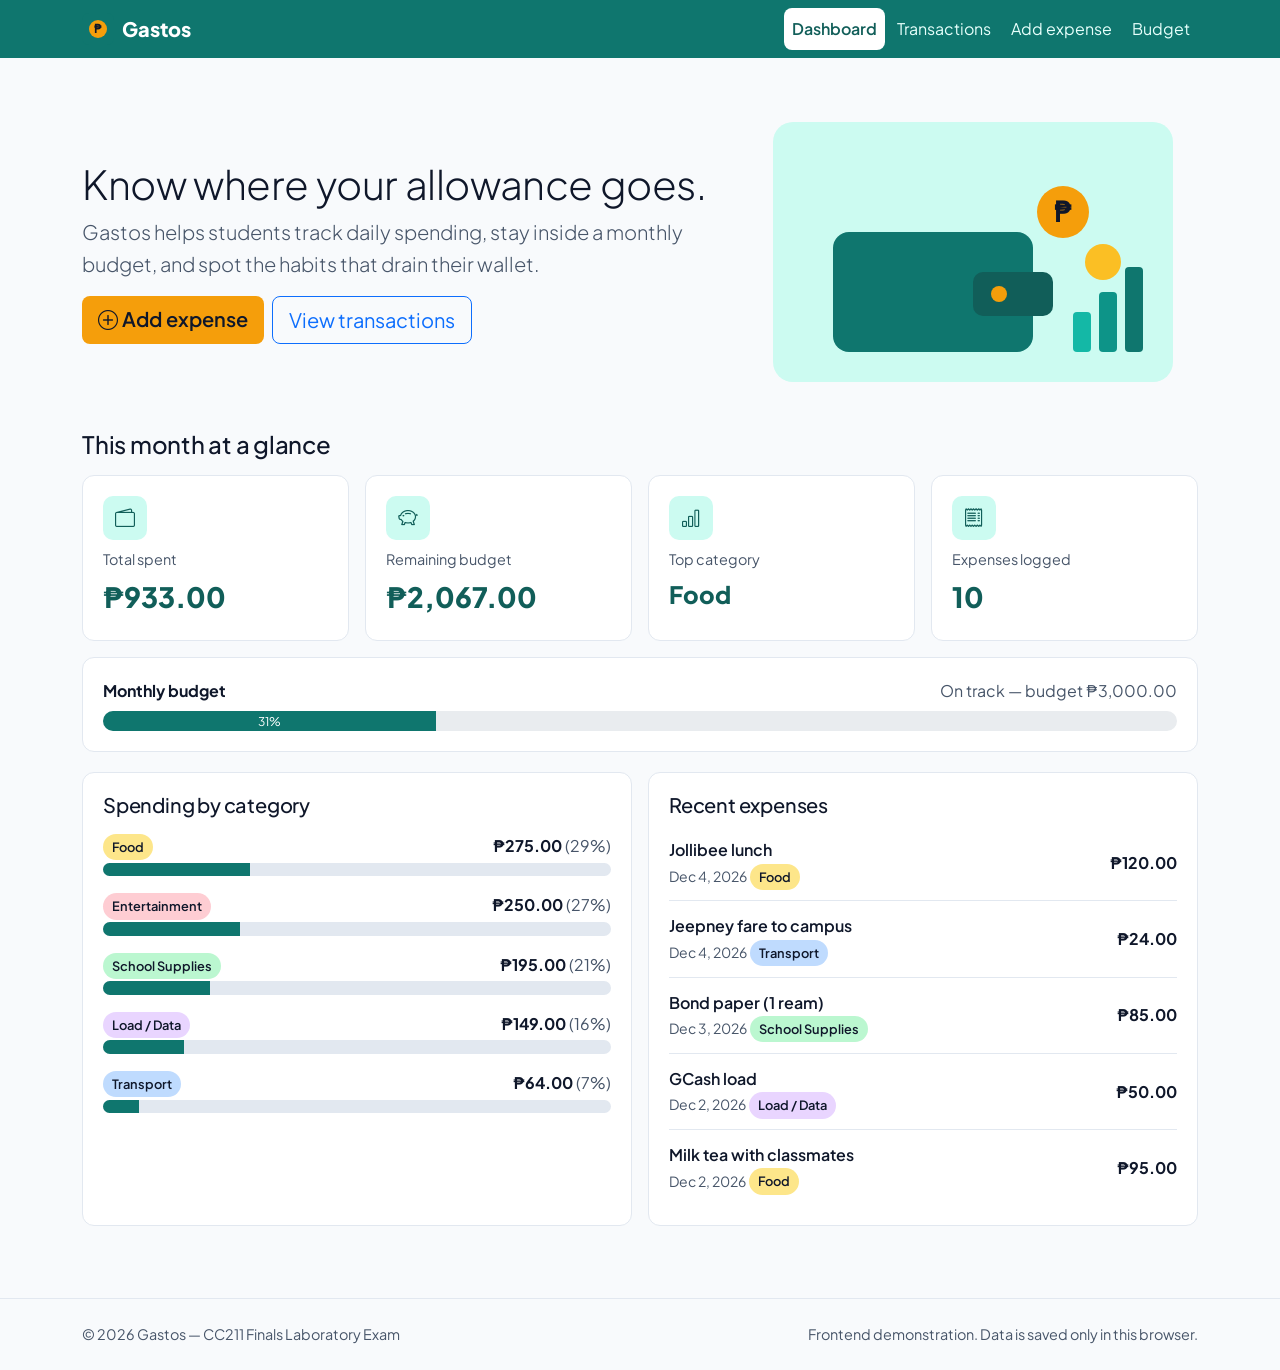
<file: index.html>
<!DOCTYPE html>
<html lang="en">
<head>
  <meta charset="UTF-8">
  <meta name="viewport" content="width=device-width, initial-scale=1">
  <meta name="description" content="Gastos is a frontend-only expense tracker for Filipino college students.">
  <title>Dashboard | Gastos</title>
  <link rel="icon" href="assets/images/logo.svg" type="image/svg+xml">
  <link rel="preconnect" href="https://fonts.googleapis.com">
  <link rel="preconnect" href="https://fonts.gstatic.com" crossorigin>
  <link href="https://fonts.googleapis.com/css2?family=Plus+Jakarta+Sans:wght@400;500;600;700;800&display=swap" rel="stylesheet">
  <link href="https://cdn.jsdelivr.net/npm/bootstrap@5.3.3/dist/css/bootstrap.min.css" rel="stylesheet">
  <link href="https://cdn.jsdelivr.net/npm/bootstrap-icons@1.11.3/font/bootstrap-icons.min.css" rel="stylesheet">
  <link href="assets/css/style.css" rel="stylesheet">
</head>
<body data-page="dashboard">
  <a class="skip-link" href="#main">Skip to main content</a>
  <nav class="navbar navbar-expand-md g-navbar" aria-label="Main navigation">
    <div class="container">
      <a class="navbar-brand d-flex align-items-center gap-2" href="index.html">
        <img src="assets/images/logo.svg" width="32" height="32" alt=""> Gastos
      </a>
      <button class="navbar-toggler" type="button" data-bs-toggle="collapse" data-bs-target="#mainNav"
              aria-controls="mainNav" aria-expanded="false" aria-label="Toggle navigation">
        <span class="navbar-toggler-icon"></span>
      </button>
      <div class="collapse navbar-collapse" id="mainNav">
        <ul class="navbar-nav ms-auto gap-md-1">
<li class="nav-item"><a class="nav-link active" href="index.html" aria-current="page">Dashboard</a></li>
<li class="nav-item"><a class="nav-link" href="pages/transactions.html">Transactions</a></li>
<li class="nav-item"><a class="nav-link" href="pages/add-expense.html">Add expense</a></li>
<li class="nav-item"><a class="nav-link" href="pages/budget.html">Budget</a></li>
        </ul>
      </div>
    </div>
  </nav>

  <main id="main" class="container py-4">
    <section class="g-hero row align-items-center g-4">
      <div class="col-md-7">
        <h1 class="display-6 mb-2">Know where your allowance goes.</h1>
        <p class="lead text-muted">Gastos helps students track daily spending, stay inside a monthly budget, and spot the habits that drain their wallet.</p>
        <div class="d-flex flex-wrap gap-2">
          <a class="btn btn-accent btn-lg" href="pages/add-expense.html"><i class="bi bi-plus-circle" aria-hidden="true"></i> Add expense</a>
          <a class="btn btn-outline-primary btn-lg" href="pages/transactions.html">View transactions</a>
        </div>
      </div>
      <div class="col-md-5 text-center">
        <img src="assets/images/hero.svg" alt="Illustration of a wallet, coins, and a rising savings chart" width="400" height="260">
      </div>
    </section>

    <section aria-labelledby="summaryHeading" class="mt-4">
      <h2 id="summaryHeading" class="h4 mb-3">This month at a glance</h2>
      <div class="row g-3">
        <div class="col-6 col-lg-3"><div class="g-card"><span class="g-stat-icon mb-2"><i class="bi bi-wallet2" aria-hidden="true"></i></span>
          <p class="g-stat-label">Total spent</p><p class="g-stat-value" id="statSpent">₱0.00</p></div></div>
        <div class="col-6 col-lg-3"><div class="g-card"><span class="g-stat-icon mb-2"><i class="bi bi-piggy-bank" aria-hidden="true"></i></span>
          <p class="g-stat-label">Remaining budget</p><p class="g-stat-value" id="statRemaining">₱0.00</p></div></div>
        <div class="col-6 col-lg-3"><div class="g-card"><span class="g-stat-icon mb-2"><i class="bi bi-bar-chart" aria-hidden="true"></i></span>
          <p class="g-stat-label">Top category</p><p class="g-stat-value fs-4" id="statTop">None yet</p></div></div>
        <div class="col-6 col-lg-3"><div class="g-card"><span class="g-stat-icon mb-2"><i class="bi bi-receipt" aria-hidden="true"></i></span>
          <p class="g-stat-label">Expenses logged</p><p class="g-stat-value" id="statCount">0</p></div></div>
      </div>
      <div class="g-card mt-3">
        <div class="d-flex justify-content-between mb-2"><strong>Monthly budget</strong><span id="dashBudgetNote" class="text-muted"></span></div>
        <div class="progress g-budget" role="progressbar" aria-label="Budget used" aria-valuenow="0" aria-valuemin="0" aria-valuemax="100">
          <div class="progress-bar state-ok" id="dashBar" style="width:0%">0%</div></div>
      </div>
    </section>

    <div class="row g-3 mt-1">
      <section class="col-lg-6" aria-labelledby="catHeading"><div class="g-card">
        <h2 id="catHeading" class="h5 mb-3">Spending by category</h2><div id="catList"></div></div></section>
      <section class="col-lg-6" aria-labelledby="recentHeading"><div class="g-card">
        <h2 id="recentHeading" class="h5 mb-2">Recent expenses</h2><ul class="list-unstyled mb-0" id="recentList"></ul></div></section>
    </div>
  </main>

  <div class="toast-container position-fixed bottom-0 end-0 p-3" id="toastHolder"></div>

  <footer class="g-footer">
    <div class="container d-flex flex-column flex-sm-row justify-content-between gap-2">
      <span>&copy; <span id="year">2026</span> Gastos &mdash; CC211 Finals Laboratory Exam</span>
      <span>Frontend demonstration. Data is saved only in this browser.</span>
    </div>
  </footer>

  <script src="https://cdn.jsdelivr.net/npm/bootstrap@5.3.3/dist/js/bootstrap.bundle.min.js"></script>
  <script src="assets/js/script.js"></script>
</body>
</html>
</file>
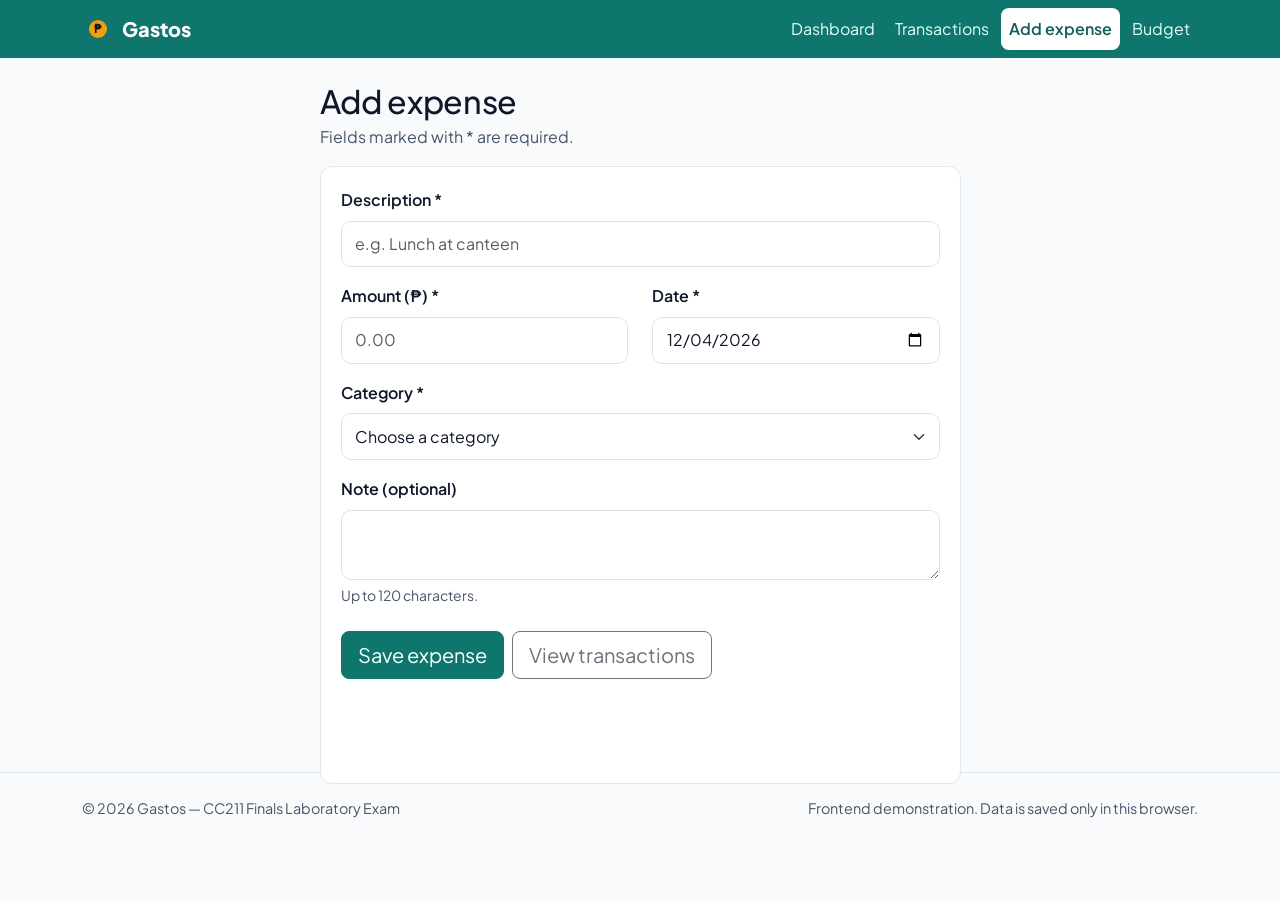
<file: pages/add-expense.html>
<!DOCTYPE html>
<html lang="en">
<head>
  <meta charset="UTF-8">
  <meta name="viewport" content="width=device-width, initial-scale=1">
  <meta name="description" content="Gastos is a frontend-only expense tracker for Filipino college students.">
  <title>Add expense | Gastos</title>
  <link rel="icon" href="../assets/images/logo.svg" type="image/svg+xml">
  <link rel="preconnect" href="https://fonts.googleapis.com">
  <link rel="preconnect" href="https://fonts.gstatic.com" crossorigin>
  <link href="https://fonts.googleapis.com/css2?family=Plus+Jakarta+Sans:wght@400;500;600;700;800&display=swap" rel="stylesheet">
  <link href="https://cdn.jsdelivr.net/npm/bootstrap@5.3.3/dist/css/bootstrap.min.css" rel="stylesheet">
  <link href="https://cdn.jsdelivr.net/npm/bootstrap-icons@1.11.3/font/bootstrap-icons.min.css" rel="stylesheet">
  <link href="../assets/css/style.css" rel="stylesheet">
</head>
<body data-page="add">
  <a class="skip-link" href="#main">Skip to main content</a>
  <nav class="navbar navbar-expand-md g-navbar" aria-label="Main navigation">
    <div class="container">
      <a class="navbar-brand d-flex align-items-center gap-2" href="../index.html">
        <img src="../assets/images/logo.svg" width="32" height="32" alt=""> Gastos
      </a>
      <button class="navbar-toggler" type="button" data-bs-toggle="collapse" data-bs-target="#mainNav"
              aria-controls="mainNav" aria-expanded="false" aria-label="Toggle navigation">
        <span class="navbar-toggler-icon"></span>
      </button>
      <div class="collapse navbar-collapse" id="mainNav">
        <ul class="navbar-nav ms-auto gap-md-1">
<li class="nav-item"><a class="nav-link" href="../index.html">Dashboard</a></li>
<li class="nav-item"><a class="nav-link" href="../pages/transactions.html">Transactions</a></li>
<li class="nav-item"><a class="nav-link active" href="../pages/add-expense.html" aria-current="page">Add expense</a></li>
<li class="nav-item"><a class="nav-link" href="../pages/budget.html">Budget</a></li>
        </ul>
      </div>
    </div>
  </nav>

  <main id="main" class="container py-4">
    <div class="row justify-content-center">
      <div class="col-lg-7">
        <h1 class="h2 mb-1">Add expense</h1>
        <p class="text-muted">Fields marked with * are required.</p>
        <form id="expenseForm" class="g-card" novalidate>
          <div class="mb-3"><label for="description" class="form-label">Description *</label>
            <input type="text" id="description" class="form-control" maxlength="80" autocomplete="off"
                   aria-describedby="descriptionFeedback" placeholder="e.g. Lunch at canteen">
            <div id="descriptionFeedback" class="invalid-feedback"></div></div>
          <div class="row">
            <div class="col-sm-6 mb-3"><label for="amount" class="form-label">Amount (₱) *</label>
              <input type="number" id="amount" class="form-control" step="0.01" inputmode="decimal"
                     aria-describedby="amountFeedback" placeholder="0.00">
              <div id="amountFeedback" class="invalid-feedback"></div></div>
            <div class="col-sm-6 mb-3"><label for="date" class="form-label">Date *</label>
              <input type="date" id="date" class="form-control" aria-describedby="dateFeedback">
              <div id="dateFeedback" class="invalid-feedback"></div></div>
          </div>
          <div class="mb-3"><label for="category" class="form-label">Category *</label>
            <select id="category" class="form-select" aria-describedby="categoryFeedback">
              <option value="">Choose a category</option>
              <option value="Food">Food</option><option value="Transport">Transport</option>
            <option value="School">School Supplies</option><option value="Load">Load / Data</option>
            <option value="Entertainment">Entertainment</option><option value="Other">Other</option></select>
            <div id="categoryFeedback" class="invalid-feedback"></div></div>
          <div class="mb-4"><label for="note" class="form-label">Note (optional)</label>
            <textarea id="note" class="form-control" rows="2" aria-describedby="noteHelp noteFeedback"></textarea>
            <div id="noteHelp" class="form-text">Up to 120 characters.</div>
            <div id="noteFeedback" class="invalid-feedback"></div></div>
          <div class="d-flex gap-2"><button type="submit" class="btn btn-primary btn-lg">Save expense</button>
            <a class="btn btn-outline-secondary btn-lg" href="transactions.html">View transactions</a></div>
        </form>
      </div>
    </div>
  </main>

  <div class="toast-container position-fixed bottom-0 end-0 p-3" id="toastHolder"></div>

  <footer class="g-footer">
    <div class="container d-flex flex-column flex-sm-row justify-content-between gap-2">
      <span>&copy; <span id="year">2026</span> Gastos &mdash; CC211 Finals Laboratory Exam</span>
      <span>Frontend demonstration. Data is saved only in this browser.</span>
    </div>
  </footer>

  <script src="https://cdn.jsdelivr.net/npm/bootstrap@5.3.3/dist/js/bootstrap.bundle.min.js"></script>
  <script src="../assets/js/script.js"></script>
</body>
</html>
</file>
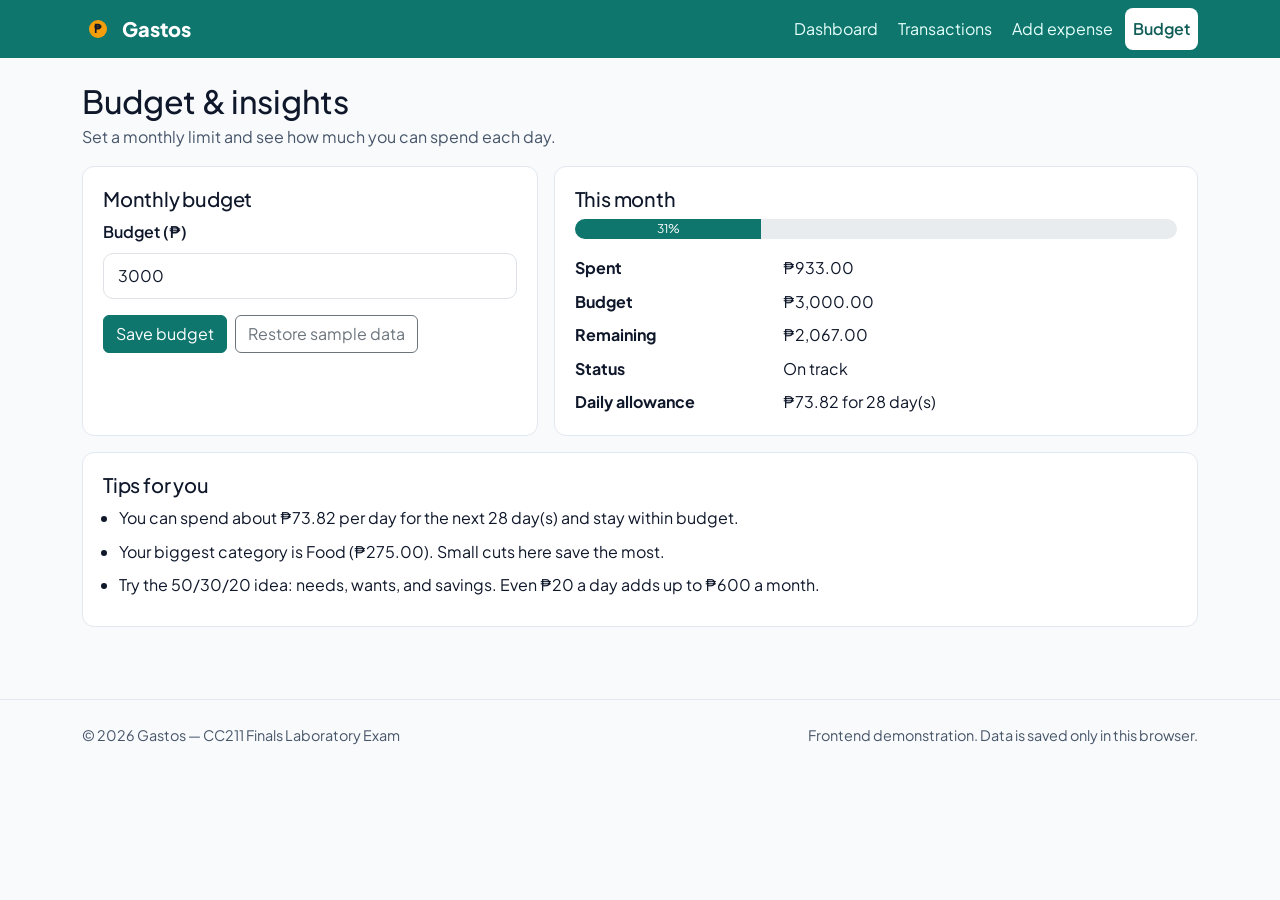
<file: pages/budget.html>
<!DOCTYPE html>
<html lang="en">
<head>
  <meta charset="UTF-8">
  <meta name="viewport" content="width=device-width, initial-scale=1">
  <meta name="description" content="Gastos is a frontend-only expense tracker for Filipino college students.">
  <title>Budget | Gastos</title>
  <link rel="icon" href="../assets/images/logo.svg" type="image/svg+xml">
  <link rel="preconnect" href="https://fonts.googleapis.com">
  <link rel="preconnect" href="https://fonts.gstatic.com" crossorigin>
  <link href="https://fonts.googleapis.com/css2?family=Plus+Jakarta+Sans:wght@400;500;600;700;800&display=swap" rel="stylesheet">
  <link href="https://cdn.jsdelivr.net/npm/bootstrap@5.3.3/dist/css/bootstrap.min.css" rel="stylesheet">
  <link href="https://cdn.jsdelivr.net/npm/bootstrap-icons@1.11.3/font/bootstrap-icons.min.css" rel="stylesheet">
  <link href="../assets/css/style.css" rel="stylesheet">
</head>
<body data-page="budget">
  <a class="skip-link" href="#main">Skip to main content</a>
  <nav class="navbar navbar-expand-md g-navbar" aria-label="Main navigation">
    <div class="container">
      <a class="navbar-brand d-flex align-items-center gap-2" href="../index.html">
        <img src="../assets/images/logo.svg" width="32" height="32" alt=""> Gastos
      </a>
      <button class="navbar-toggler" type="button" data-bs-toggle="collapse" data-bs-target="#mainNav"
              aria-controls="mainNav" aria-expanded="false" aria-label="Toggle navigation">
        <span class="navbar-toggler-icon"></span>
      </button>
      <div class="collapse navbar-collapse" id="mainNav">
        <ul class="navbar-nav ms-auto gap-md-1">
<li class="nav-item"><a class="nav-link" href="../index.html">Dashboard</a></li>
<li class="nav-item"><a class="nav-link" href="../pages/transactions.html">Transactions</a></li>
<li class="nav-item"><a class="nav-link" href="../pages/add-expense.html">Add expense</a></li>
<li class="nav-item"><a class="nav-link active" href="../pages/budget.html" aria-current="page">Budget</a></li>
        </ul>
      </div>
    </div>
  </nav>

  <main id="main" class="container py-4">
    <h1 class="h2 mb-1">Budget &amp; insights</h1>
    <p class="text-muted">Set a monthly limit and see how much you can spend each day.</p>
    <div class="row g-3">
      <div class="col-lg-5"><section class="g-card" aria-labelledby="setBudget">
        <h2 id="setBudget" class="h5">Monthly budget</h2>
        <form id="budgetForm" novalidate>
          <label for="budgetInput" class="form-label">Budget (₱)</label>
          <input type="number" id="budgetInput" class="form-control mb-1" min="100" step="1" inputmode="numeric" aria-describedby="budgetFeedback">
          <div id="budgetFeedback" class="invalid-feedback"></div>
          <div class="d-flex flex-wrap gap-2 mt-3"><button type="submit" class="btn btn-primary">Save budget</button>
            <button type="button" id="resetData" class="btn btn-outline-secondary">Restore sample data</button></div>
        </form></section></div>
      <div class="col-lg-7"><section class="g-card" aria-labelledby="progHeading">
        <h2 id="progHeading" class="h5">This month</h2>
        <div class="progress g-budget mb-3" role="progressbar" aria-label="Budget used" aria-valuenow="0" aria-valuemin="0" aria-valuemax="100">
          <div class="progress-bar state-ok" id="budgetBar" style="width:0%">0%</div></div>
        <dl class="row mb-0">
          <dt class="col-6 col-sm-4">Spent</dt><dd class="col-6 col-sm-8" id="bSpent"></dd>
          <dt class="col-6 col-sm-4">Budget</dt><dd class="col-6 col-sm-8" id="bBudget"></dd>
          <dt class="col-6 col-sm-4">Remaining</dt><dd class="col-6 col-sm-8" id="bRemaining"></dd>
          <dt class="col-6 col-sm-4">Status</dt><dd class="col-6 col-sm-8" id="bStatus"></dd>
          <dt class="col-6 col-sm-4">Daily allowance</dt><dd class="col-6 col-sm-8 mb-0"><span id="bDaily"></span> for <span id="bDaysLeft"></span> day(s)</dd>
        </dl></section></div>
      <div class="col-12"><section class="g-card" aria-labelledby="tipsHeading">
        <h2 id="tipsHeading" class="h5">Tips for you</h2><ul class="ps-3 mb-0" id="tipsList"></ul></section></div>
    </div>
  </main>

  <div class="toast-container position-fixed bottom-0 end-0 p-3" id="toastHolder"></div>

  <footer class="g-footer">
    <div class="container d-flex flex-column flex-sm-row justify-content-between gap-2">
      <span>&copy; <span id="year">2026</span> Gastos &mdash; CC211 Finals Laboratory Exam</span>
      <span>Frontend demonstration. Data is saved only in this browser.</span>
    </div>
  </footer>

  <script src="https://cdn.jsdelivr.net/npm/bootstrap@5.3.3/dist/js/bootstrap.bundle.min.js"></script>
  <script src="../assets/js/script.js"></script>
</body>
</html>
</file>
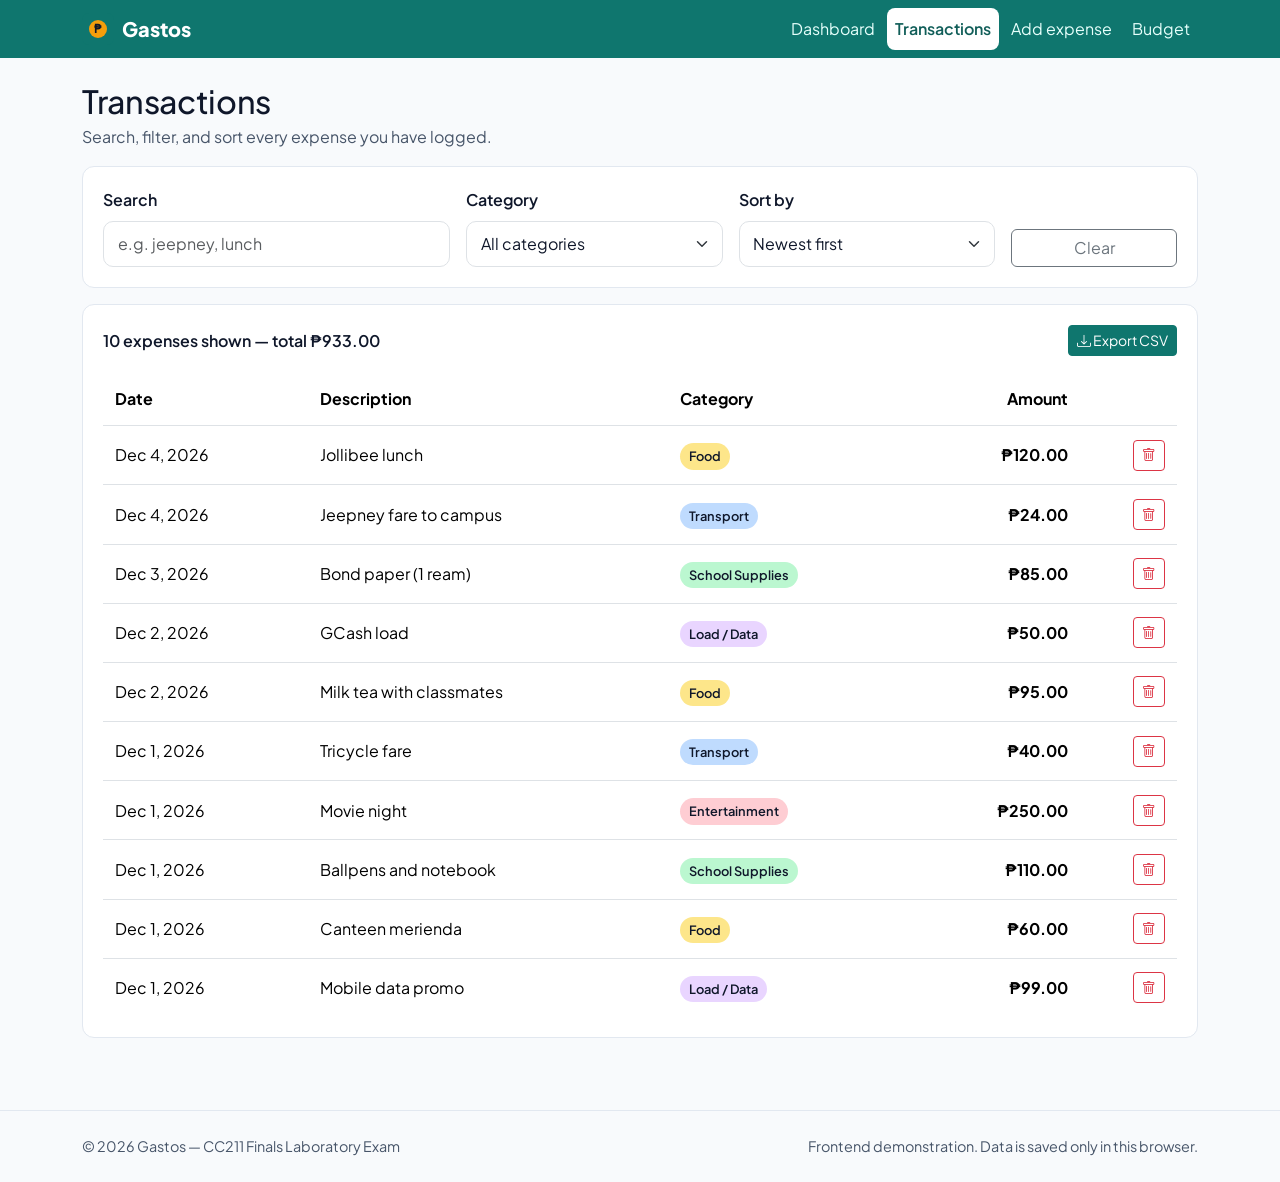
<file: pages/transactions.html>
<!DOCTYPE html>
<html lang="en">
<head>
  <meta charset="UTF-8">
  <meta name="viewport" content="width=device-width, initial-scale=1">
  <meta name="description" content="Gastos is a frontend-only expense tracker for Filipino college students.">
  <title>Transactions | Gastos</title>
  <link rel="icon" href="../assets/images/logo.svg" type="image/svg+xml">
  <link rel="preconnect" href="https://fonts.googleapis.com">
  <link rel="preconnect" href="https://fonts.gstatic.com" crossorigin>
  <link href="https://fonts.googleapis.com/css2?family=Plus+Jakarta+Sans:wght@400;500;600;700;800&display=swap" rel="stylesheet">
  <link href="https://cdn.jsdelivr.net/npm/bootstrap@5.3.3/dist/css/bootstrap.min.css" rel="stylesheet">
  <link href="https://cdn.jsdelivr.net/npm/bootstrap-icons@1.11.3/font/bootstrap-icons.min.css" rel="stylesheet">
  <link href="../assets/css/style.css" rel="stylesheet">
</head>
<body data-page="transactions">
  <a class="skip-link" href="#main">Skip to main content</a>
  <nav class="navbar navbar-expand-md g-navbar" aria-label="Main navigation">
    <div class="container">
      <a class="navbar-brand d-flex align-items-center gap-2" href="../index.html">
        <img src="../assets/images/logo.svg" width="32" height="32" alt=""> Gastos
      </a>
      <button class="navbar-toggler" type="button" data-bs-toggle="collapse" data-bs-target="#mainNav"
              aria-controls="mainNav" aria-expanded="false" aria-label="Toggle navigation">
        <span class="navbar-toggler-icon"></span>
      </button>
      <div class="collapse navbar-collapse" id="mainNav">
        <ul class="navbar-nav ms-auto gap-md-1">
<li class="nav-item"><a class="nav-link" href="../index.html">Dashboard</a></li>
<li class="nav-item"><a class="nav-link active" href="../pages/transactions.html" aria-current="page">Transactions</a></li>
<li class="nav-item"><a class="nav-link" href="../pages/add-expense.html">Add expense</a></li>
<li class="nav-item"><a class="nav-link" href="../pages/budget.html">Budget</a></li>
        </ul>
      </div>
    </div>
  </nav>

  <main id="main" class="container py-4">
    <h1 class="h2 mb-1">Transactions</h1>
    <p class="text-muted">Search, filter, and sort every expense you have logged.</p>

    <section class="g-card mb-3" aria-label="Search and filter tools">
      <div class="row g-3 align-items-end">
        <div class="col-12 col-md-4"><label for="searchInput" class="form-label">Search</label>
          <input type="search" id="searchInput" class="form-control" placeholder="e.g. jeepney, lunch"></div>
        <div class="col-6 col-md-3"><label for="categoryFilter" class="form-label">Category</label>
          <select id="categoryFilter" class="form-select"><option value="all">All categories</option>
            <option value="Food">Food</option><option value="Transport">Transport</option>
            <option value="School">School Supplies</option><option value="Load">Load / Data</option>
            <option value="Entertainment">Entertainment</option><option value="Other">Other</option></select></div>
        <div class="col-6 col-md-3"><label for="sortSelect" class="form-label">Sort by</label>
          <select id="sortSelect" class="form-select"><option value="newest">Newest first</option>
            <option value="oldest">Oldest first</option><option value="highest">Highest amount</option>
            <option value="lowest">Lowest amount</option></select></div>
        <div class="col-12 col-md-2 d-grid"><button type="button" id="clearFilters" class="btn btn-outline-secondary">Clear</button></div>
      </div>
    </section>

    <section class="g-card" aria-label="Expense list">
      <div class="d-flex flex-column flex-sm-row justify-content-between align-items-sm-center gap-2 mb-3">
        <p class="mb-0 fw-semibold" id="txSummary" aria-live="polite"></p>
        <button type="button" id="exportCsv" class="btn btn-primary btn-sm"><i class="bi bi-download" aria-hidden="true"></i> Export CSV</button>
      </div>
      <div class="table-wrap" id="tableWrap">
        <table class="table table-hover mb-0">
          <caption class="visually-hidden">List of recorded expenses</caption>
          <thead><tr><th scope="col">Date</th><th scope="col">Description</th><th scope="col">Category</th>
            <th scope="col" class="text-end">Amount</th><th scope="col" class="text-end"><span class="visually-hidden">Actions</span></th></tr></thead>
          <tbody id="txBody"></tbody>
        </table>
      </div>
      <div id="emptyState" class="empty-state d-none">
        <i class="bi bi-search" aria-hidden="true"></i>
        <h2 class="h5 mt-2">No expenses match</h2>
        <p>Try a different search or clear the filters. You can also <a href="add-expense.html">add a new expense</a>.</p>
      </div>
    </section>

    <div class="modal fade" id="deleteModal" tabindex="-1" aria-labelledby="deleteTitle" aria-hidden="true">
      <div class="modal-dialog modal-dialog-centered"><div class="modal-content">
        <div class="modal-header"><h2 class="modal-title h5" id="deleteTitle">Delete this expense?</h2>
          <button type="button" class="btn-close" data-bs-dismiss="modal" aria-label="Close"></button></div>
        <div class="modal-body">This removes the expense from your list. You cannot undo this.</div>
        <div class="modal-footer"><button type="button" class="btn btn-outline-secondary" data-bs-dismiss="modal">Cancel</button>
          <button type="button" class="btn btn-danger" id="confirmDelete">Delete expense</button></div>
      </div></div>
    </div>
  </main>

  <div class="toast-container position-fixed bottom-0 end-0 p-3" id="toastHolder"></div>

  <footer class="g-footer">
    <div class="container d-flex flex-column flex-sm-row justify-content-between gap-2">
      <span>&copy; <span id="year">2026</span> Gastos &mdash; CC211 Finals Laboratory Exam</span>
      <span>Frontend demonstration. Data is saved only in this browser.</span>
    </div>
  </footer>

  <script src="https://cdn.jsdelivr.net/npm/bootstrap@5.3.3/dist/js/bootstrap.bundle.min.js"></script>
  <script src="../assets/js/script.js"></script>
</body>
</html>
</file>
<file: assets/css/style.css>
/* ===== Gastos – Student Expense Tracker ===== */
:root {
  --g-primary: #0f766e;
  --g-primary-dark: #115e59;
  --g-accent: #f59e0b;
  --g-bg: #f8fafc;
  --g-text: #0f172a;
  --g-muted: #475569;
  --g-border: #e2e8f0;
  --g-radius: 12px;
  --bs-body-font-family: "Plus Jakarta Sans", system-ui, -apple-system, "Segoe UI", sans-serif;
  --bs-body-color: var(--g-text);
}

body { background: var(--g-bg); line-height: 1.6; }
h1, h2, h3, h4 { font-weight: 700; letter-spacing: -0.01em; }
.text-muted { color: var(--g-muted) !important; }

/* Skip link + visible focus (accessibility) */
.skip-link {
  position: absolute; left: -999px; top: 0;
  background: var(--g-accent); color: var(--g-text);
  padding: .5rem 1rem; z-index: 2000; font-weight: 600;
}
.skip-link:focus { left: 0; }
:focus-visible { outline: 3px solid var(--g-accent) !important; outline-offset: 2px; }

/* Navbar */
.g-navbar { background: var(--g-primary); }
.g-navbar .navbar-brand { color: #fff; font-weight: 800; }
.g-navbar .nav-link { color: #e6fffb; border-radius: 8px; padding: .5rem .9rem; }
.g-navbar .nav-link:hover { background: rgba(255,255,255,.12); color: #fff; }
.g-navbar .nav-link.active { background: #fff; color: var(--g-primary-dark); font-weight: 600; }
.g-navbar .navbar-toggler { border-color: rgba(255,255,255,.6); }
.g-navbar .navbar-toggler-icon { filter: invert(1); }

/* Cards */
.g-card {
  background: #fff; border: 1px solid var(--g-border);
  border-radius: var(--g-radius); padding: 1.25rem; height: 100%;
}
.g-stat-label { color: var(--g-muted); font-size: .9rem; margin-bottom: .25rem; }
.g-stat-value { font-size: 1.75rem; font-weight: 800; color: var(--g-primary-dark); margin: 0; }
.g-stat-icon {
  width: 44px; height: 44px; border-radius: 10px;
  display: inline-flex; align-items: center; justify-content: center;
  background: #ccfbf1; color: var(--g-primary-dark); font-size: 1.25rem;
}

/* Hero */
.g-hero { padding: 2.5rem 0 1.5rem; }
.g-hero img { max-width: 100%; height: auto; }

/* Buttons */
.btn-primary {
  --bs-btn-bg: var(--g-primary); --bs-btn-border-color: var(--g-primary);
  --bs-btn-hover-bg: var(--g-primary-dark); --bs-btn-hover-border-color: var(--g-primary-dark);
  --bs-btn-active-bg: var(--g-primary-dark); --bs-btn-active-border-color: var(--g-primary-dark);
}
.btn-accent { background: var(--g-accent); color: var(--g-text); font-weight: 600; border: 0; }
.btn-accent:hover { background: #d97706; color: #fff; }

/* Category badges (dark text on light fills for contrast) */
.cat-badge { font-weight: 600; padding: .4em .7em; border-radius: 999px; font-size: .8rem; color: var(--g-text); }
.cat-Food { background: #fde68a; }
.cat-Transport { background: #bfdbfe; }
.cat-School { background: #bbf7d0; }
.cat-Load { background: #e9d5ff; }
.cat-Entertainment { background: #fecdd3; }
.cat-Other { background: #e2e8f0; }

/* Category bars */
.cat-bar { height: .85rem; border-radius: 999px; background: #e2e8f0; }
.cat-bar .progress-bar { background: var(--g-primary); }

/* Recent list */
.recent-item { display: flex; justify-content: space-between; align-items: center; gap: 1rem; padding: .75rem 0; border-bottom: 1px solid var(--g-border); }
.recent-item:last-child { border-bottom: 0; }
.amount { font-weight: 700; white-space: nowrap; }

/* Table */
.table-wrap { overflow-x: auto; }
.table > :not(caption) > * > * { padding: .85rem .75rem; vertical-align: middle; }
.empty-state { text-align: center; padding: 3rem 1rem; color: var(--g-muted); }
.empty-state i { font-size: 3rem; color: var(--g-primary); }

/* Forms */
.form-label { font-weight: 600; }
.form-control, .form-select { border-radius: 10px; padding: .65rem .85rem; }
.form-text { color: var(--g-muted); }
.invalid-feedback { font-weight: 500; }

/* Footer */
.g-footer { border-top: 1px solid var(--g-border); color: var(--g-muted); font-size: .9rem; margin-top: 3rem; padding: 1.5rem 0; }

/* Budget progress states */
.progress.g-budget { height: 1.25rem; border-radius: 999px; }
.progress-bar.state-ok { background: var(--g-primary); }
.progress-bar.state-warn { background: var(--g-accent); color: var(--g-text); }
.progress-bar.state-over { background: #dc2626; }

@media (max-width: 575.98px) {
  .g-stat-value { font-size: 1.5rem; }
}
@media (prefers-reduced-motion: reduce) {
  * { transition: none !important; animation: none !important; }
}
</file>
